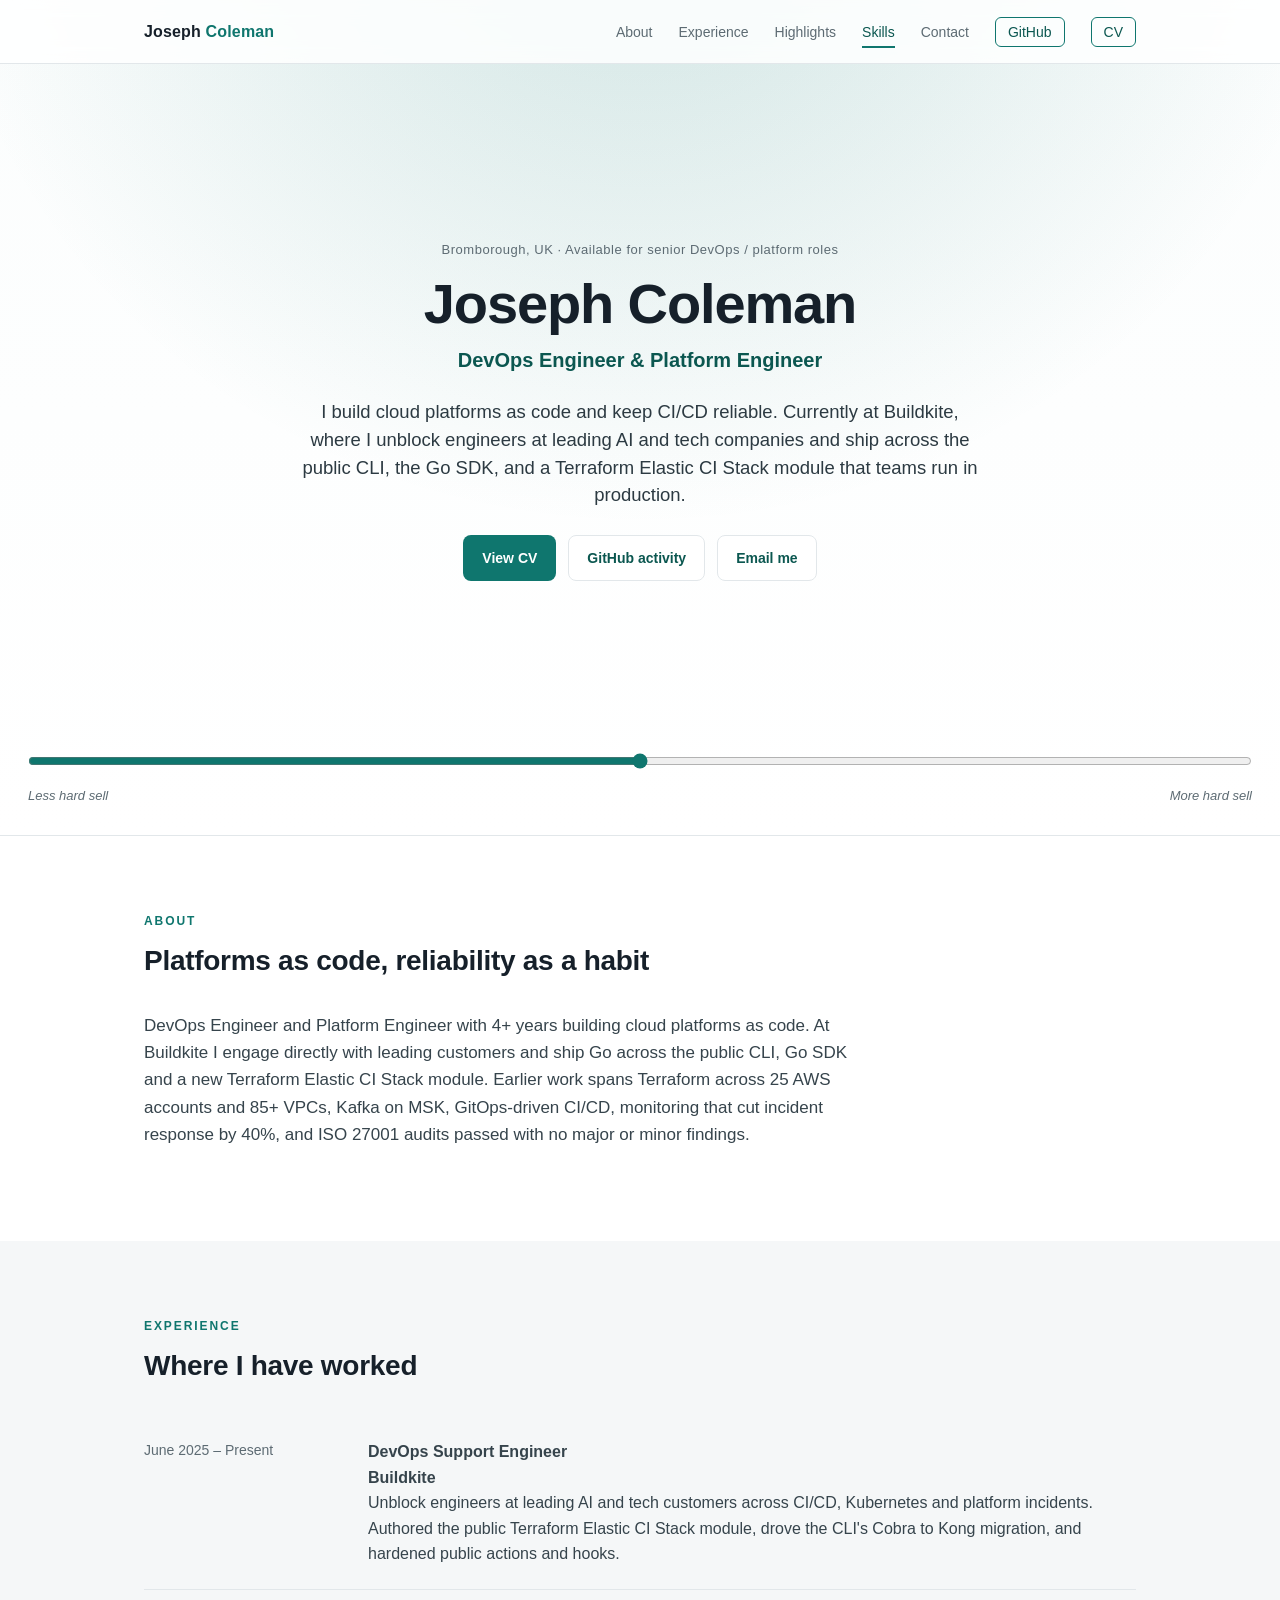
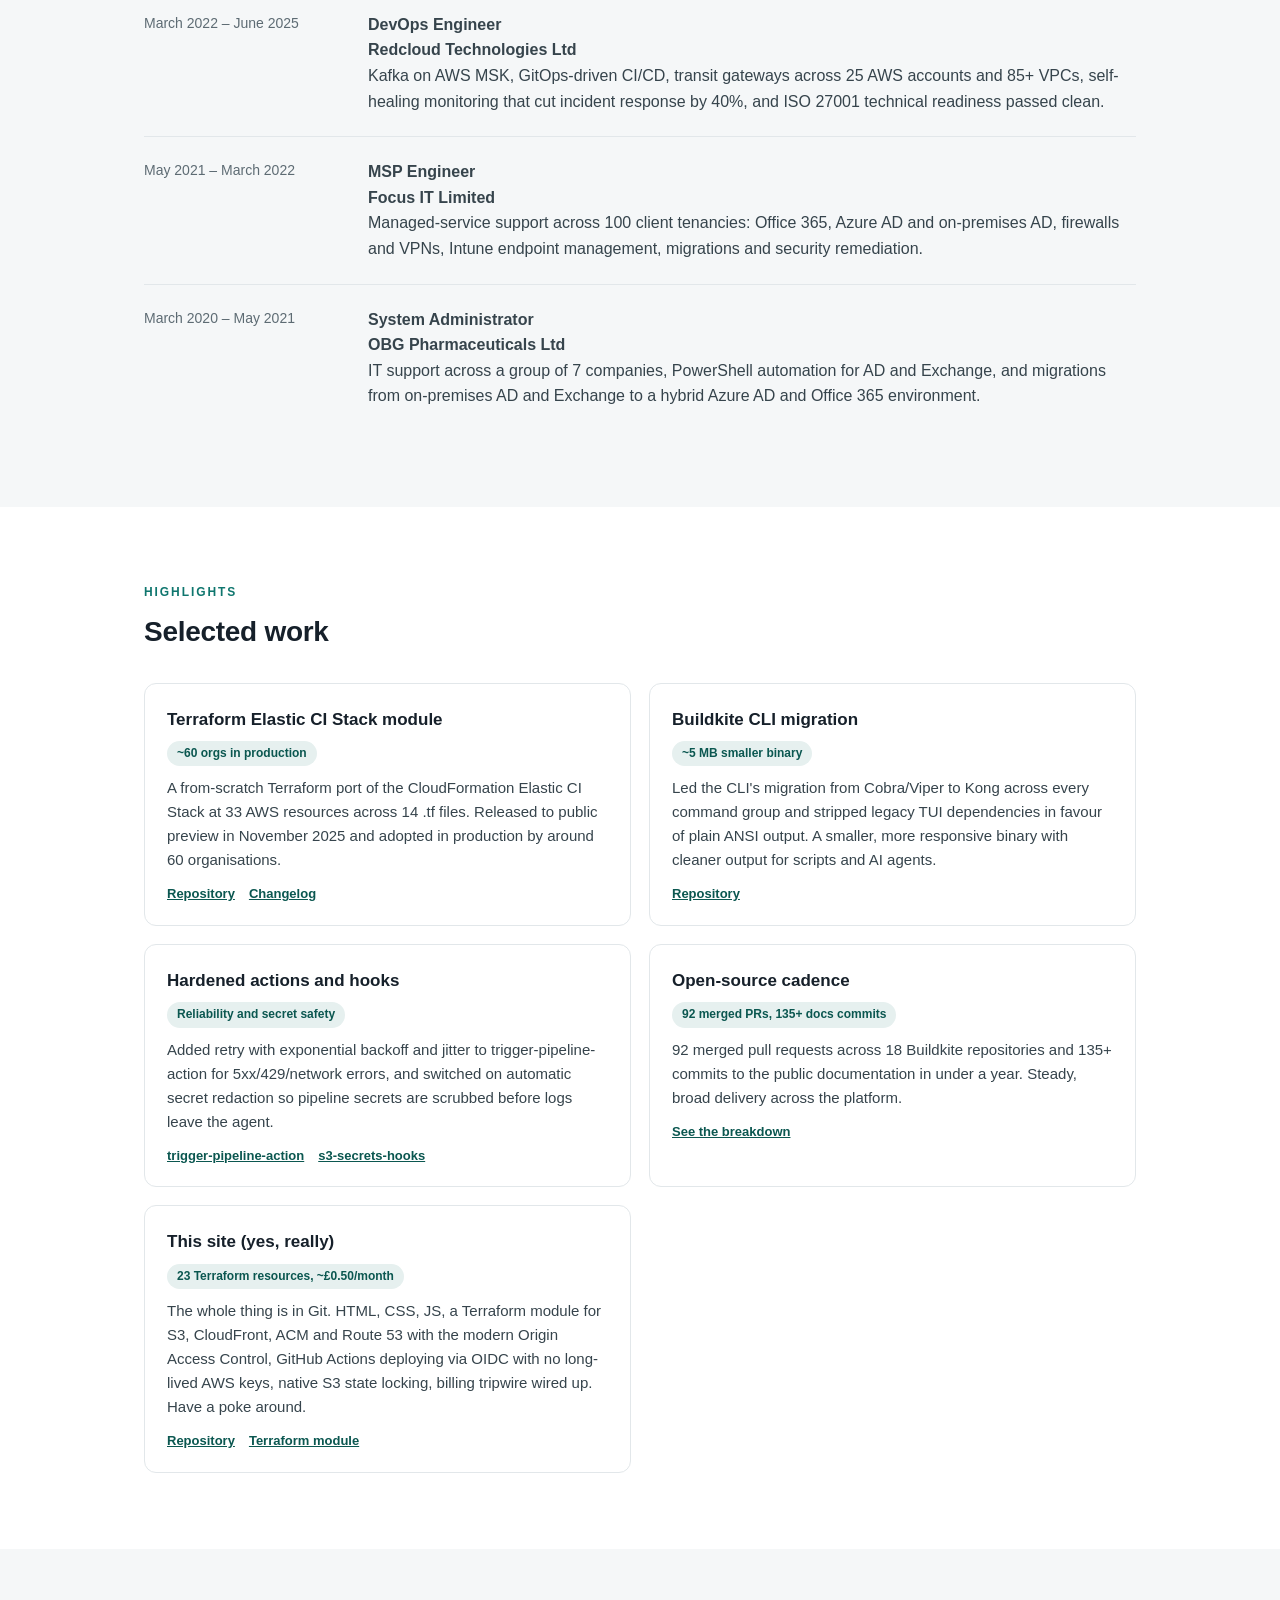
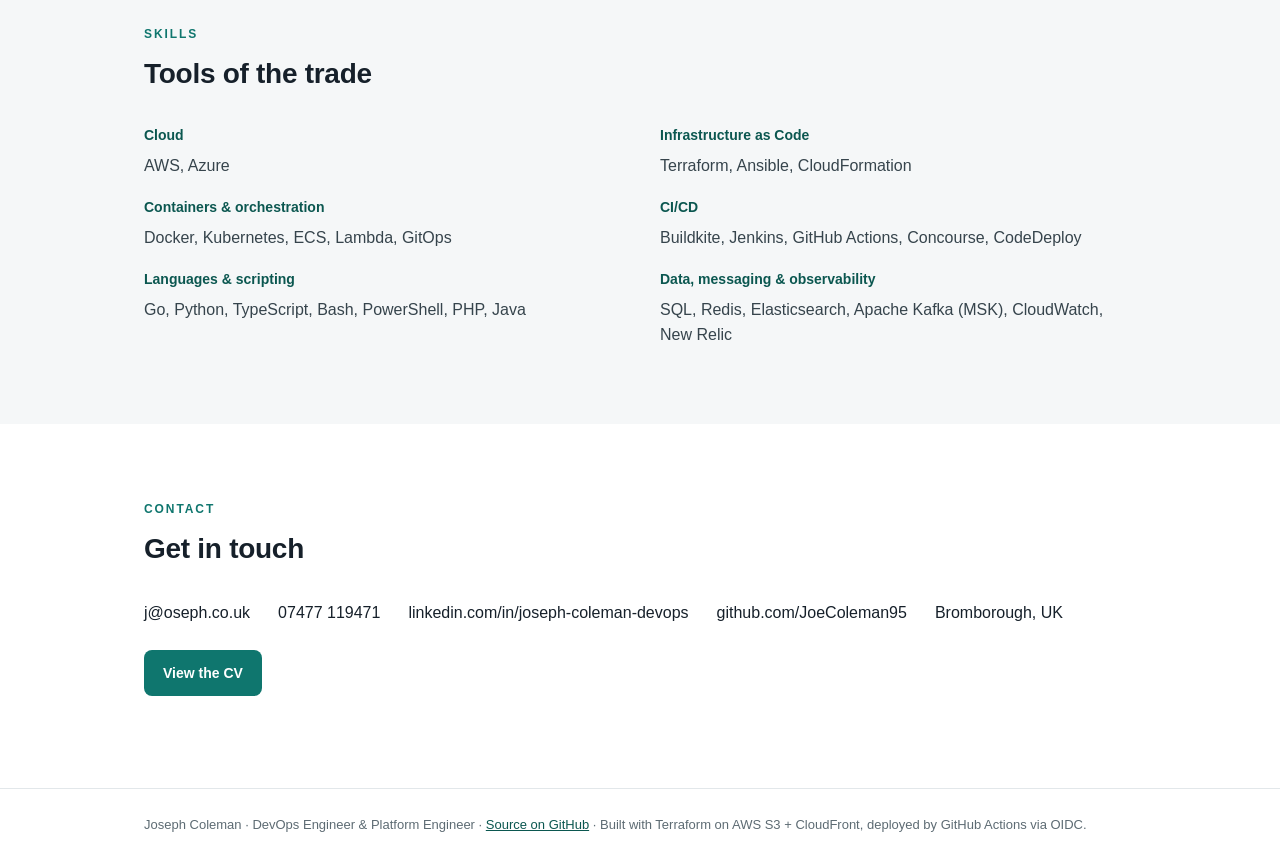
<file: src/site/index.html>
<!DOCTYPE html>
<html lang="en">
<head>
  <meta charset="utf-8">
  <meta name="viewport" content="width=device-width, initial-scale=1">
  <title>Joseph Coleman, DevOps Engineer &amp; Platform Engineer</title>
  <meta name="description" content="Joseph Coleman, DevOps Engineer and Platform Engineer. Cloud platforms as code, CI/CD, Kubernetes and Terraform.">
  <link rel="icon" type="image/x-icon" href="/favicon.ico">
  <link rel="icon" type="image/png" sizes="32x32" href="/favicon-32x32.png">
  <link rel="icon" type="image/png" sizes="16x16" href="/favicon-16x16.png">
  <link rel="apple-touch-icon" sizes="180x180" href="/apple-touch-icon.png">
  <link rel="manifest" href="/site.webmanifest">
  <link rel="stylesheet" href="site.css">
</head>
<body>
  <header class="site-nav">
    <div class="nav-inner">
      <a class="nav-brand" href="#top">Joseph <span>Coleman</span></a>
      <button class="nav-toggle" aria-label="Toggle menu"><span></span><span></span><span></span></button>
      <ul class="nav-links">
        <li><a class="nav-link" data-section="about" href="#about">About</a></li>
        <li><a class="nav-link" data-section="experience" href="#experience">Experience</a></li>
        <li><a class="nav-link" data-section="highlights" href="#highlights">Highlights</a></li>
        <li><a class="nav-link" data-section="skills" href="#skills">Skills</a></li>
        <li><a class="nav-link" data-section="contact" href="#contact">Contact</a></li>
        <li><a class="nav-link is-page" href="github.html">GitHub</a></li>
        <li><a class="nav-link is-page" href="cv.html">CV</a></li>
      </ul>
    </div>
  </header>

  <main id="top">
    <section class="hero" data-hype="0">
      <div class="hero-inner">
        <p class="eyebrow">Bromborough, UK &middot; Available for senior DevOps / platform roles</p>
        <h1>Joseph Coleman</h1>
        <p class="role">DevOps Engineer &amp; Platform Engineer</p>
        <p class="pitch" id="pitch">I build cloud platforms as code and keep CI/CD reliable. Currently at Buildkite, where I unblock engineers at leading AI and tech companies and ship across the public CLI, the Go SDK, and a Terraform Elastic CI Stack module that teams run in production.</p>
        <div class="hero-cta">
          <a class="btn btn-primary" href="cv.html">View CV</a>
          <a class="btn btn-ghost" href="github.html">GitHub activity</a>
          <a class="btn btn-ghost" href="mailto:j@oseph.co.uk">Email me</a>
        </div>
      </div>
      <div class="stage" aria-hidden="true">
        <div class="prop badge pos-tr fx-pop" data-scene="5,6,7">Solutions for leading tech firms</div>
        <div class="prop badge alt pos-tl fx-pop" data-scene="5,6">40% faster incidents</div>
        <div class="prop badge lime pos-ml fx-left" data-scene="6,7">Experience in large orgs</div>
        <div class="prop badge pos-mr fx-right" data-scene="6">ISO 27001, 0 findings</div>
        <div class="prop badge alt pos-tl fx-top" data-scene="7">5-minute RPO</div>
        <div class="prop cut pos-bl fx-left idle" data-scene="5,6"><img src="img/duck-shades.png" alt=""></div>
        <div class="prop cut-sm pos-br fx-right idle" data-scene="6"><img src="img/thumbs-up.png" alt=""></div>
        <div class="prop sign pos-bc fx-bottom" data-scene="6"><img src="img/hand-card.png" alt="Hire Joe"></div>
        <div class="prop sign pos-bl fx-bottom" data-scene="7"><img src="img/hands-sign.png" alt="Hire Joe now"></div>
        <a class="prop bubble pos-quack fx-pop" data-scene="7" href="tel:+447477119471" aria-label="Call Joseph on 07477 119471">Call me</a>
        <div class="prop cut pos-top fx-fly" data-scene="7"><img src="img/plane.png" alt=""><span class="plane-banner">07477&nbsp;119471</span></div>
        <div class="prop cut pos-br fx-right idle" data-scene="7"><img src="img/duck-skateboard.png" alt=""></div>
      </div>
      <div class="finale prop" data-scene="8">
        <img class="finale-hand" src="img/pointing-hand.png" alt="">
        <span class="finale-msg">HIRE ME</span>
        <span class="finale-phone">07477&nbsp;119471</span>
      </div>
      <div class="tone-bar" role="group" aria-label="How hard should I sell?">
        <input type="range" id="tone" min="0" max="8" step="1" value="4" aria-label="Tone">
        <div class="tone-labels">
          <span>Less hard sell</span>
          <span>More hard sell</span>
        </div>
      </div>
    </section>

    <section class="section" id="about">
      <div class="container">
        <p class="kicker">About</p>
        <h2>Platforms as code, reliability as a habit</h2>
        <p style="max-width:720px;font-size:17px;color:#36444c;">DevOps Engineer and Platform Engineer with 4+ years building cloud platforms as code. At Buildkite I engage directly with leading customers and ship Go across the public CLI, Go SDK and a new Terraform Elastic CI Stack module. Earlier work spans Terraform across 25 AWS accounts and 85+ VPCs, Kafka on MSK, GitOps-driven CI/CD, monitoring that cut incident response by 40%, and ISO 27001 audits passed with no major or minor findings.</p>
      </div>
    </section>

    <section class="section section-alt" id="experience">
      <div class="container">
        <p class="kicker">Experience</p>
        <h2>Where I have worked</h2>

        <div class="exp-item">
          <div class="exp-when">June 2025 &ndash; Present</div>
          <div>
            <p class="exp-role">DevOps Support Engineer</p>
            <p class="exp-co">Buildkite</p>
            <p>Unblock engineers at leading AI and tech customers across CI/CD, Kubernetes and platform incidents. Authored the public Terraform Elastic CI Stack module, drove the CLI's Cobra to Kong migration, and hardened public actions and hooks.</p>
          </div>
        </div>

        <div class="exp-item">
          <div class="exp-when">March 2022 &ndash; June 2025</div>
          <div>
            <p class="exp-role">DevOps Engineer</p>
            <p class="exp-co">Redcloud Technologies Ltd</p>
            <p>Kafka on AWS MSK, GitOps-driven CI/CD, transit gateways across 25 AWS accounts and 85+ VPCs, self-healing monitoring that cut incident response by 40%, and ISO 27001 technical readiness passed clean.</p>
          </div>
        </div>

        <div class="exp-item">
          <div class="exp-when">May 2021 &ndash; March 2022</div>
          <div>
            <p class="exp-role">MSP Engineer</p>
            <p class="exp-co">Focus IT Limited</p>
            <p>Managed-service support across 100 client tenancies: Office 365, Azure AD and on-premises AD, firewalls and VPNs, Intune endpoint management, migrations and security remediation.</p>
          </div>
        </div>

        <div class="exp-item">
          <div class="exp-when">March 2020 &ndash; May 2021</div>
          <div>
            <p class="exp-role">System Administrator</p>
            <p class="exp-co">OBG Pharmaceuticals Ltd</p>
            <p>IT support across a group of 7 companies, PowerShell automation for AD and Exchange, and migrations from on-premises AD and Exchange to a hybrid Azure AD and Office 365 environment.</p>
          </div>
        </div>
      </div>
    </section>

    <section class="section" id="highlights">
      <div class="container">
        <p class="kicker">Highlights</p>
        <h2>Selected work</h2>
        <div class="cards">
          <div class="card">
            <h3>Terraform Elastic CI Stack module</h3>
            <span class="stat">~60 orgs in production</span>
            <p>A from-scratch Terraform port of the CloudFormation Elastic CI Stack at 33 AWS resources across 14 .tf files. Released to public preview in November 2025 and adopted in production by around 60 organisations.</p>
            <div class="links">
              <a href="https://github.com/buildkite/terraform-buildkite-elastic-ci-stack-for-aws">Repository</a>
              <a href="https://buildkite.com/resources/changelog/315-elastic-ci-stack-for-aws-now-available-as-a-terraform-module-preview/">Changelog</a>
            </div>
          </div>
          <div class="card">
            <h3>Buildkite CLI migration</h3>
            <span class="stat">~5 MB smaller binary</span>
            <p>Led the CLI's migration from Cobra/Viper to Kong across every command group and stripped legacy TUI dependencies in favour of plain ANSI output. A smaller, more responsive binary with cleaner output for scripts and AI agents.</p>
            <div class="links"><a href="https://github.com/buildkite/cli">Repository</a></div>
          </div>
          <div class="card">
            <h3>Hardened actions and hooks</h3>
            <span class="stat">Reliability and secret safety</span>
            <p>Added retry with exponential backoff and jitter to trigger-pipeline-action for 5xx/429/network errors, and switched on automatic secret redaction so pipeline secrets are scrubbed before logs leave the agent.</p>
            <div class="links">
              <a href="https://github.com/buildkite/trigger-pipeline-action">trigger-pipeline-action</a>
              <a href="https://github.com/buildkite/elastic-ci-stack-s3-secrets-hooks">s3-secrets-hooks</a>
            </div>
          </div>
          <div class="card">
            <h3>Open-source cadence</h3>
            <span class="stat">92 merged PRs, 135+ docs commits</span>
            <p>92 merged pull requests across 18 Buildkite repositories and 135+ commits to the public documentation in under a year. Steady, broad delivery across the platform.</p>
            <div class="links"><a href="github.html">See the breakdown</a></div>
          </div>
          <div class="card">
            <h3>This site (yes, really)</h3>
            <span class="stat">23 Terraform resources, ~&pound;0.50/month</span>
            <p>The whole thing is in Git. HTML, CSS, JS, a Terraform module for S3, CloudFront, ACM and Route 53 with the modern Origin Access Control, GitHub Actions deploying via OIDC with no long-lived AWS keys, native S3 state locking, billing tripwire wired up. Have a poke around.</p>
            <div class="links">
              <a href="https://github.com/JoeColeman95/cv">Repository</a>
              <a href="https://github.com/JoeColeman95/cv/tree/main/infra">Terraform module</a>
            </div>
          </div>
        </div>
      </div>
    </section>

    <section class="section section-alt" id="skills">
      <div class="container">
        <p class="kicker">Skills</p>
        <h2>Tools of the trade</h2>
        <div class="skills-grid">
          <div class="skill-group"><h3>Cloud</h3><p>AWS, Azure</p></div>
          <div class="skill-group"><h3>Infrastructure as Code</h3><p>Terraform, Ansible, CloudFormation</p></div>
          <div class="skill-group"><h3>Containers &amp; orchestration</h3><p>Docker, Kubernetes, ECS, Lambda, GitOps</p></div>
          <div class="skill-group"><h3>CI/CD</h3><p>Buildkite, Jenkins, GitHub Actions, Concourse, CodeDeploy</p></div>
          <div class="skill-group"><h3>Languages &amp; scripting</h3><p>Go, Python, TypeScript, Bash, PowerShell, PHP, Java</p></div>
          <div class="skill-group"><h3>Data, messaging &amp; observability</h3><p>SQL, Redis, Elasticsearch, Apache Kafka (MSK), CloudWatch, New Relic</p></div>
        </div>
      </div>
    </section>

    <section class="section" id="contact">
      <div class="container">
        <p class="kicker">Contact</p>
        <h2>Get in touch</h2>
        <div class="contact-links">
          <a href="mailto:j@oseph.co.uk">j@oseph.co.uk</a>
          <a href="tel:+447477119471">07477 119471</a>
          <a href="https://www.linkedin.com/in/joseph-coleman-devops/">linkedin.com/in/joseph-coleman-devops</a>
          <a href="https://github.com/JoeColeman95">github.com/JoeColeman95</a>
          <span>Bromborough, UK</span>
        </div>
        <p style="margin-top:24px;"><a class="btn btn-primary" href="cv.html">View the CV</a></p>
      </div>
    </section>
  </main>

  <footer class="site-footer">
    <div class="container">Joseph Coleman &middot; DevOps Engineer &amp; Platform Engineer &middot; <a href="https://github.com/JoeColeman95/cv">Source on GitHub</a> &middot; Built with Terraform on AWS S3 + CloudFront, deployed by GitHub Actions via OIDC.</div>
  </footer>

  <script src="site.js"></script>
</body>
</html>
</file>
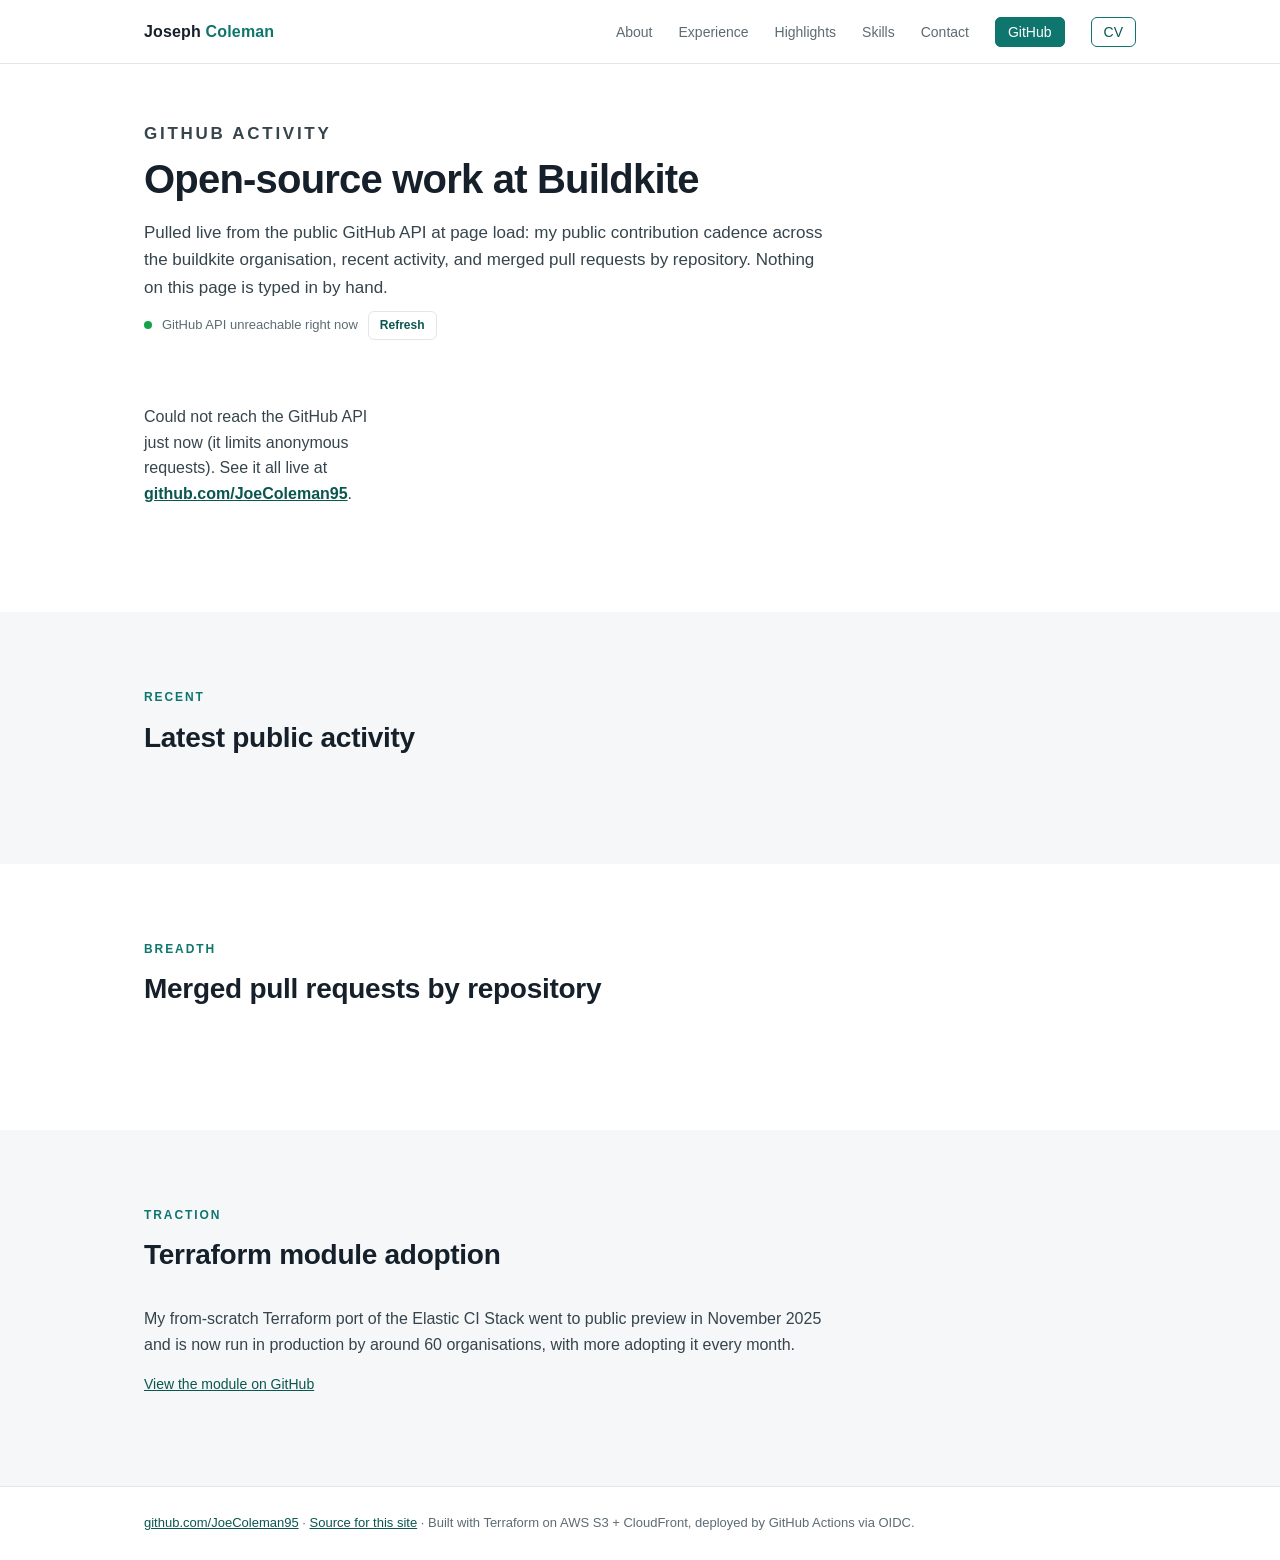
<file: src/site/github.html>
<!DOCTYPE html>
<html lang="en">
<head>
  <meta charset="utf-8">
  <meta name="viewport" content="width=device-width, initial-scale=1">
  <title>Joseph Coleman, GitHub Activity</title>
  <meta name="description" content="Joseph Coleman's public GitHub activity across Buildkite's repositories, pulled live from the GitHub API.">
  <link rel="icon" type="image/x-icon" href="/favicon.ico">
  <link rel="icon" type="image/png" sizes="32x32" href="/favicon-32x32.png">
  <link rel="icon" type="image/png" sizes="16x16" href="/favicon-16x16.png">
  <link rel="apple-touch-icon" sizes="180x180" href="/apple-touch-icon.png">
  <link rel="manifest" href="/site.webmanifest">
  <link rel="stylesheet" href="site.css">
</head>
<body>
  <header class="site-nav">
    <div class="nav-inner">
      <a class="nav-brand" href="index.html">Joseph <span>Coleman</span></a>
      <button class="nav-toggle" aria-label="Toggle menu"><span></span><span></span><span></span></button>
      <ul class="nav-links">
        <li><a class="nav-link" href="index.html#about">About</a></li>
        <li><a class="nav-link" href="index.html#experience">Experience</a></li>
        <li><a class="nav-link" href="index.html#highlights">Highlights</a></li>
        <li><a class="nav-link" href="index.html#skills">Skills</a></li>
        <li><a class="nav-link" href="index.html#contact">Contact</a></li>
        <li><a class="nav-link is-page current" href="github.html">GitHub</a></li>
        <li><a class="nav-link is-page" href="cv.html">CV</a></li>
      </ul>
    </div>
  </header>

  <section class="page-hero">
    <div class="container">
      <p class="kicker">GitHub activity</p>
      <h1>Open-source work at Buildkite</h1>
      <p>Pulled live from the public GitHub API at page load: my public contribution cadence across the buildkite organisation, recent activity, and merged pull requests by repository. Nothing on this page is typed in by hand.</p>
      <p class="gh-profile" id="gh-profile"></p>
      <div class="gh-live" id="gh-live">
        <span class="gh-live-dot" aria-hidden="true"></span>
        <span id="gh-live-text">Live from the GitHub API</span>
        <button type="button" class="gh-refresh" id="gh-refresh">Refresh</button>
      </div>
    </div>
  </section>

  <section class="section" style="padding-top: 22px;">
    <div class="container">
      <div class="stats-grid" id="gh-stats"></div>
      <p class="note" id="gh-stats-note"></p>
    </div>
  </section>

  <section class="section section-alt">
    <div class="container">
      <p class="kicker">Recent</p>
      <h2>Latest public activity</h2>
      <ul class="gh-feed" id="gh-feed"></ul>
    </div>
  </section>

  <section class="section">
    <div class="container">
      <p class="kicker">Breadth</p>
      <h2>Merged pull requests by repository</h2>
      <div class="bars" id="gh-bars"></div>
      <p class="note" id="gh-bars-note"></p>
    </div>
  </section>

  <section class="section section-alt">
    <div class="container">
      <p class="kicker">Traction</p>
      <h2>Terraform module adoption</h2>
      <p style="max-width:680px;color:#36444c;">My from-scratch Terraform port of the Elastic CI Stack went to public preview in November 2025 and is now run in production by around 60 organisations, with more adopting it every month.</p>
      <p class="note"><a href="https://github.com/buildkite/terraform-buildkite-elastic-ci-stack-for-aws">View the module on GitHub</a></p>
    </div>
  </section>

  <footer class="site-footer">
    <div class="container"><a href="https://github.com/JoeColeman95">github.com/JoeColeman95</a> &middot; <a href="https://github.com/JoeColeman95/cv">Source for this site</a> &middot; Built with Terraform on AWS S3 + CloudFront, deployed by GitHub Actions via OIDC.</div>
  </footer>

  <script src="site.js"></script>
  <script src="github.js"></script>
</body>
</html>
</file>
<file: src/site/site.css>
/* ============================================================
   Website chrome for the Joseph Coleman site.
   Distinct from the CV sheet (style.css): this is a full-width,
   multi-section site. Shared palette, no em-dashes anywhere.
   ============================================================ */

:root {
  --accent: #0f766e;
  --accent-deep: #0b5750;
  --accent-tint: #e6f0ef;
  --ink: #16202a;
  --muted: #5d6b73;
  --rule: #e2e7ea;
  --bg: #ffffff;
  --bg-alt: #f5f7f8;
  --nav-h: 64px;
}

* { box-sizing: border-box; }

html {
  scroll-behavior: smooth;
  scroll-padding-top: calc(var(--nav-h) + 12px);
}

body {
  margin: 0;
  font-family: -apple-system, "Segoe UI", "Helvetica Neue", Helvetica, Arial, sans-serif;
  color: var(--ink);
  line-height: 1.6;
  background: var(--bg);
  -webkit-font-smoothing: antialiased;
}

a { color: var(--accent-deep); }

/* ---- Sticky nav -------------------------------------------- */
.site-nav {
  position: fixed;
  top: 0; left: 0; right: 0;
  height: var(--nav-h);
  display: flex;
  align-items: center;
  background: rgba(255, 255, 255, 0.85);
  backdrop-filter: saturate(140%) blur(10px);
  -webkit-backdrop-filter: saturate(140%) blur(10px);
  border-bottom: 1px solid var(--rule);
  z-index: 100;
}
.nav-inner {
  width: 100%;
  max-width: 1040px;
  margin: 0 auto;
  padding: 0 24px;
  display: flex;
  align-items: center;
  justify-content: space-between;
}
.nav-brand {
  font-weight: 700;
  letter-spacing: 0.01em;
  color: var(--ink);
  text-decoration: none;
  font-size: 16px;
}
.nav-brand span { color: var(--accent); }
.nav-links {
  display: flex;
  align-items: center;
  gap: 26px;
  list-style: none;
  margin: 0;
  padding: 0;
}
.nav-link {
  text-decoration: none;
  color: var(--muted);
  font-size: 14px;
  font-weight: 500;
  padding: 6px 0;
  border-bottom: 2px solid transparent;
  transition: color 0.15s ease, border-color 0.15s ease;
}
.nav-link:hover { color: var(--ink); }
.nav-link.active { color: var(--accent-deep); border-bottom-color: var(--accent); }
.nav-link.is-page {
  color: var(--accent-deep);
  border: 1px solid var(--accent);
  border-radius: 6px;
  padding: 6px 12px;
}
.nav-link.is-page:hover { background: var(--accent-tint); }
.nav-toggle {
  display: none;
  background: none;
  border: 0;
  cursor: pointer;
  padding: 8px;
}
.nav-toggle span {
  display: block;
  width: 22px;
  height: 2px;
  background: var(--ink);
  margin: 4px 0;
  transition: transform 0.2s ease, opacity 0.2s ease;
}

/* ---- Layout primitives ------------------------------------- */
.section { padding: 76px 0; }
.section-alt { background: var(--bg-alt); }
.container { max-width: 1040px; margin: 0 auto; padding: 0 24px; }
.kicker {
  text-transform: uppercase;
  letter-spacing: 0.16em;
  font-size: 12px;
  font-weight: 700;
  color: var(--accent);
  margin: 0 0 8px 0;
}
.section h2 {
  font-size: 28px;
  font-weight: 700;
  margin: 0 0 28px 0;
  letter-spacing: -0.01em;
}

/* ---- Hero (a full-screen stage that escalates with the slider) ---- */
.hero {
  --level: 0.5;
  --hot: #e0492b;                 /* alarm accent for the hard-sell extreme */
  position: relative;
  z-index: 0;
  min-height: calc(100vh - var(--nav-h));
  display: flex;
  flex-direction: column;
  justify-content: center;
  align-items: center;
  text-align: center;
  padding: calc(var(--nav-h) + 40px) 24px 118px;
  border-bottom: 1px solid var(--rule);
  background:
    radial-gradient(85% 120% at 50% -15%, rgba(15, 118, 110, calc(0.04 + var(--level) * 0.30)), transparent 65%),
    linear-gradient(180deg, #fbfdfd, var(--bg));
  transition: background 0.45s ease;
  overflow: hidden;
}
.hero-inner { max-width: 760px; width: 100%; }
.hero .eyebrow { font-size: 13px; color: var(--muted); margin: 0 0 14px; letter-spacing: 0.04em; }
.hero h1 { font-size: clamp(40px, 6vw, 56px); line-height: 1.05; font-weight: 700; letter-spacing: -0.02em; margin: 0 0 10px; }
.hero .role { font-size: 20px; font-weight: 600; color: var(--accent-deep); margin: 0 0 22px; }
.hero .pitch {
  font-size: calc(17px + var(--level) * 3px);
  line-height: 1.5;
  color: #2c3a42;
  max-width: 680px;
  margin: 0 auto 26px;
  transition: color 0.4s ease, font-size 0.4s ease;
  will-change: transform, opacity;
}
.hero-cta { display: flex; flex-wrap: wrap; gap: 12px; justify-content: center; }

.btn {
  display: inline-flex; align-items: center; gap: 8px;
  font-size: 14px; font-weight: 600; text-decoration: none;
  padding: 11px 18px; border-radius: 8px; border: 1px solid transparent;
  transition: background 0.15s ease, transform 0.15s ease, border-color 0.15s ease;
}
.btn:hover { transform: translateY(-1px); }
.btn-primary { background: var(--accent); color: #fff; }
.btn-primary:hover { background: var(--accent-deep); }
.btn-ghost { background: #fff; color: var(--accent-deep); border-color: var(--rule); }
.btn-ghost:hover { border-color: var(--accent); }

/* ---- Full-width tone slider, pinned to the hero bottom ----- */
.tone-bar { position: absolute; left: 0; right: 0; bottom: 28px; padding: 0 28px; }
.tone-bar input[type="range"] { width: 100%; accent-color: var(--accent); cursor: pointer; margin: 0; }
.tone-labels { display: flex; justify-content: space-between; align-items: baseline; margin-top: 10px; font-size: 13px; }
.tone-labels > span:first-child, .tone-labels > span:last-child { font-style: italic; color: var(--muted); }

/* ---- Escalation: louder as the slider climbs --------------- */
.hero[data-hype="2"] .pitch, .hero[data-hype="3"] .pitch { color: var(--hot); font-weight: 600; }
.hero[data-hype="3"] .pitch { font-weight: 700; }
.hero[data-hype="3"] {
  background:
    radial-gradient(95% 130% at 50% -10%, rgba(224, 73, 43, 0.20), transparent 60%),
    linear-gradient(180deg, #fff7f4, var(--bg));
}

/* the pitch re-enters on each step, more travel as tone climbs */
@keyframes pitchIn {
  from { opacity: 0; transform: translateY(calc(6px + var(--level) * 16px)); }
  to   { opacity: 1; transform: translateY(0); }
}
.pitch.animate { animation: pitchIn 0.42s cubic-bezier(0.2, 0.7, 0.2, 1); }
@keyframes hypePulse { 0%, 100% { transform: scale(1); } 50% { transform: scale(1.015); } }
.hero[data-hype="3"] h1 { animation: hypePulse 1.6s ease-in-out infinite; }
@media (prefers-reduced-motion: reduce) {
  .pitch.animate, .hero[data-hype="3"] h1 { animation: none; }
}

/* ---- Experience timeline ----------------------------------- */
.exp-item {
  display: grid;
  grid-template-columns: 200px 1fr;
  gap: 24px;
  padding: 22px 0;
  border-top: 1px solid var(--rule);
}
.exp-item:first-of-type { border-top: 0; }
.exp-when { color: var(--muted); font-size: 14px; font-weight: 500; }
.exp-role { font-weight: 700; margin: 0 0 2px 0; }
.exp-co { color: var(--accent-deep); font-weight: 600; margin: 0 0 8px 0; }
.exp-item p { margin: 0; color: #36444c; }

/* ---- Highlight cards --------------------------------------- */
.cards { display: grid; grid-template-columns: repeat(2, 1fr); gap: 18px; }
.card {
  background: #fff;
  border: 1px solid var(--rule);
  border-radius: 12px;
  padding: 22px 22px 20px;
  transition: border-color 0.15s ease, box-shadow 0.15s ease, transform 0.15s ease;
}
.card:hover {
  border-color: var(--accent);
  box-shadow: 0 8px 26px rgba(20, 40, 50, 0.08);
  transform: translateY(-2px);
}
.card h3 { margin: 0 0 6px 0; font-size: 17px; }
.card .stat {
  display: inline-block;
  font-size: 12px;
  font-weight: 700;
  color: var(--accent-deep);
  background: var(--accent-tint);
  border-radius: 999px;
  padding: 3px 10px;
  margin-bottom: 10px;
}
.card p { margin: 0 0 12px 0; color: #36444c; font-size: 15px; }
.card .links { display: flex; gap: 14px; font-size: 13px; font-weight: 600; }

/* ---- Skills ------------------------------------------------ */
.skills-grid { display: grid; grid-template-columns: repeat(2, 1fr); gap: 18px 40px; }
.skill-group h3 { margin: 0 0 6px 0; font-size: 14px; color: var(--accent-deep); }
.skill-group p { margin: 0; color: #36444c; }

/* ---- Contact ----------------------------------------------- */
.contact-links { display: flex; flex-wrap: wrap; gap: 14px 28px; font-size: 16px; }
.contact-links a, .contact-links span { color: var(--ink); text-decoration: none; }
.contact-links a:hover { color: var(--accent-deep); }

/* ---- Footer ------------------------------------------------ */
.site-footer {
  border-top: 1px solid var(--rule);
  padding: 26px 0;
  color: var(--muted);
  font-size: 13px;
}

/* ---- Current-page nav link --------------------------------- */
.nav-link.is-page.current { background: var(--accent); color: #fff; border-color: var(--accent); }

/* ---- GitHub activity page ---------------------------------- */
.page-hero { padding: calc(var(--nav-h) + 56px) 0 26px; }
.page-hero h1 { font-size: 40px; font-weight: 700; letter-spacing: -0.02em; margin: 0 0 8px; }
.page-hero p { color: #36444c; font-size: 17px; max-width: 680px; margin: 0; }
.stats-grid { display: grid; grid-template-columns: repeat(4, 1fr); gap: 16px; }
.stat-card { border: 1px solid var(--rule); border-radius: 12px; padding: 20px; background: #fff; }
.stat-card .num { font-size: 32px; font-weight: 700; color: var(--accent-deep); letter-spacing: -0.02em; }
.stat-card .label { font-size: 13px; color: var(--muted); margin-top: 4px; }
.bars { display: flex; flex-direction: column; gap: 10px; max-width: 680px; }
.bar-row { display: grid; grid-template-columns: 250px 1fr 36px; align-items: center; gap: 12px; font-size: 14px; }
.bar-row .name { white-space: nowrap; overflow: hidden; text-overflow: ellipsis; }
.bar-track { background: var(--bg-alt); border-radius: 6px; height: 12px; overflow: hidden; }
.bar-fill { height: 100%; background: var(--accent); }
.bar-row .val { color: var(--muted); text-align: right; font-variant-numeric: tabular-nums; }
.note { color: var(--muted); font-size: 14px; margin-top: 14px; }

/* ---- Live GitHub feed + load/error states ------------------ */
.gh-profile { color: var(--muted); font-size: 14px; margin: 12px 0 0; }
.gh-profile a { color: var(--accent-deep); text-decoration: none; font-weight: 600; }
.gh-live { display: inline-flex; align-items: center; gap: 10px; margin-top: 10px; font-size: 13px; color: var(--muted); }
.gh-live-dot { width: 8px; height: 8px; border-radius: 50%; background: #15a34a; box-shadow: 0 0 0 0 rgba(21, 163, 74, 0.5); animation: livePulse 2s ease-out infinite; }
@keyframes livePulse { 0% { box-shadow: 0 0 0 0 rgba(21, 163, 74, 0.5); } 70% { box-shadow: 0 0 0 7px rgba(21, 163, 74, 0); } 100% { box-shadow: 0 0 0 0 rgba(21, 163, 74, 0); } }
.gh-refresh { font: inherit; font-size: 12px; font-weight: 600; color: var(--accent-deep); background: #fff; border: 1px solid var(--rule); border-radius: 6px; padding: 4px 11px; cursor: pointer; transition: border-color 0.15s ease; }
.gh-refresh:hover { border-color: var(--accent); }
.gh-refresh:disabled { opacity: 0.6; cursor: default; }
@media (prefers-reduced-motion: reduce) { .gh-live-dot { animation: none; } }
.gh-feed { list-style: none; margin: 0; padding: 0; max-width: 720px; }
.gh-feed li { display: flex; justify-content: space-between; align-items: baseline; gap: 16px; padding: 11px 0; border-top: 1px solid var(--rule); }
.gh-feed li:first-child { border-top: 0; }
.gh-feed a { color: var(--ink); text-decoration: none; }
.gh-feed a:hover { color: var(--accent-deep); }
.gh-feed .when { color: var(--muted); font-size: 13px; white-space: nowrap; font-variant-numeric: tabular-nums; }
.sk-line { color: var(--muted); font-size: 14px; }
.stat-card.sk { animation: skpulse 1.2s ease-in-out infinite; }
.stat-card.sk .num, .stat-card.sk .label { background: var(--bg-alt); border-radius: 4px; color: transparent; }
@keyframes skpulse { 0%, 100% { opacity: 1; } 50% { opacity: 0.5; } }
.gh-error { color: #36444c; font-size: 16px; }
.gh-error a { color: var(--accent-deep); font-weight: 600; }
@media (prefers-reduced-motion: reduce) { .stat-card.sk { animation: none; } }

@media (max-width: 720px) {
  .stats-grid { grid-template-columns: repeat(2, 1fr); }
  .bar-row { grid-template-columns: 140px 1fr 30px; font-size: 13px; }
  .page-hero h1 { font-size: 30px; }
}

/* ---- Responsive -------------------------------------------- */
@media (max-width: 720px) {
  .nav-toggle { display: block; }
  .nav-links {
    position: fixed;
    top: var(--nav-h); left: 0; right: 0;
    flex-direction: column;
    align-items: flex-start;
    gap: 0;
    background: #fff;
    border-bottom: 1px solid var(--rule);
    padding: 8px 24px 16px;
    transform: translateY(-130%);
    transition: transform 0.25s ease;
  }
  .nav-open .nav-links { transform: translateY(0); }
  .nav-links li { width: 100%; }
  .nav-link { display: block; width: 100%; padding: 12px 0; }
  .nav-link.is-page { padding: 10px 0; border: 0; }
  .hero h1 { font-size: 40px; }
  .exp-item { grid-template-columns: 1fr; gap: 6px; }
  .cards, .skills-grid { grid-template-columns: 1fr; }
}

/* ============================================================
   Staged-scene props: cutouts fly in as the slider climbs,
   peaking in a phone-number takeover. Own assets, own copy.
   ============================================================ */
.stage { position: absolute; inset: var(--nav-h) 0 0 0; overflow: hidden; pointer-events: none; z-index: 3; }
.hero-inner { position: relative; }
.hero-cta { position: relative; z-index: 10; }
.tone-bar { z-index: 6; }

.prop { position: absolute; opacity: 0; visibility: hidden; }
.prop img { display: block; width: 100%; height: auto; filter: drop-shadow(0 8px 18px rgba(0,0,0,0.18)); }
.prop.in { opacity: 1; visibility: visible; }

.cut    { width: clamp(120px, 15vw, 210px); }
.cut-sm { width: clamp(84px, 10vw, 140px); }

.pos-tl { top: 11%; left: 4%; }   .pos-tr { top: 9%; right: 4%; }
.pos-ml { top: 40%; left: 2%; }   .pos-mr { top: 34%; right: 3%; }
.pos-bl { bottom: 16%; left: 3%; } .pos-br { bottom: 17%; right: 4%; }
.pos-bc { bottom: 2%; left: 24%; }
.pos-top{ top: 1%; left: 36%; }
.pos-quack { bottom: 44%; right: 6%; }   /* "Call me" bubble, just above the bottom-right duck */

.prop.in.fx-left   { animation: inLeft .55s cubic-bezier(.2,.8,.2,1) both; }
.prop.in.fx-right  { animation: inRight .55s cubic-bezier(.2,.8,.2,1) both; }
.prop.in.fx-top    { animation: inTop .55s cubic-bezier(.2,.8,.2,1) both; }
.prop.in.fx-bottom { animation: inBottom .55s cubic-bezier(.2,.8,.2,1) both; }
.prop.in.fx-pop    { animation: pop .5s cubic-bezier(.2,1.5,.4,1) both; }
.prop.in.fx-fly    { animation: flyBy 7s linear infinite; }

@keyframes inLeft   { from { opacity:0; transform: translateX(-160%) rotate(-6deg); } to { opacity:1; transform: none; } }
@keyframes inRight  { from { opacity:0; transform: translateX(160%) rotate(6deg); }  to { opacity:1; transform: none; } }
@keyframes inTop    { from { opacity:0; transform: translateY(-180%); } to { opacity:1; transform: none; } }
@keyframes inBottom { from { opacity:0; transform: translateY(180%); }  to { opacity:1; transform: none; } }
@keyframes pop      { 0% { opacity:0; transform: scale(.2) rotate(-14deg); } 70% { transform: scale(1.1) rotate(4deg); } 100% { opacity:1; transform: scale(1) rotate(-3deg); } }
@keyframes flyBy    { from { transform: translateX(-130vw); } to { transform: translateX(130vw); } }
@keyframes wiggle   { 0%,100% { transform: rotate(-2deg); } 50% { transform: rotate(2deg); } }
.prop.in.idle img   { animation: wiggle 3.6s ease-in-out infinite; }

/* badges: CSS starbursts carrying the CV flexes */
.badge {
  width: clamp(116px, 11vw, 146px); aspect-ratio: 1; display: grid; place-items: center;
  text-align: center; padding: 22px; box-sizing: border-box; text-transform: uppercase;
  font-weight: 800; font-size: clamp(9px, 0.9vw, 11.5px); line-height: 1.12;
  color: #16202a; background: var(--accent);
  clip-path: polygon(50% 0,61% 12%,77% 7%,79% 24%,95% 27%,88% 42%,100% 53%,86% 62%,93% 79%,76% 78%,69% 94%,55% 84%,41% 96%,33% 80%,16% 83%,20% 66%,5% 58%,17% 45%,7% 29%,24% 28%,25% 11%,41% 16%);
}
.badge.alt  { background: var(--hot); color: #fff; }
.badge.lime { background: #e9c46a; color: #16202a; }

/* speech bubble */
.bubble {
  background: #fff; color: #16202a; font-weight: 800; font-size: clamp(15px,1.5vw,21px);
  padding: 14px 20px; border-radius: 24px; line-height: 1.05; text-align: center;
  box-shadow: 0 6px 24px rgba(0,0,0,.14);
  pointer-events: auto; cursor: pointer; text-decoration: none;
}
.bubble::after { content: ""; position: absolute; left: 50%; transform: translateX(-50%); bottom: -12px; border: 12px solid transparent; border-top-color: #fff; }

/* hand-held signs (the text is baked into the cutout images) */
.sign { width: clamp(128px, 13vw, 188px); }

/* plane banner (code, so the number is crisp) */
.plane-banner {
  position: absolute; right: 100%; top: 30%; white-space: nowrap; margin-right: 4px;
  background: #fff; color: #16202a; font-weight: 800;
  font-size: clamp(15px,1.8vw,28px); padding: 5px 12px; border-radius: 3px;
}

@media (prefers-reduced-motion: reduce) {
  .prop.in [class] , .prop.in.idle img { animation: none !important; }
}

/* finale: the final step consumes the hero (above the slider) and flashes */
.finale {
  position: absolute; left: 0; right: 0; top: var(--nav-h); bottom: 86px; z-index: 50;
  display: grid; place-items: center; align-content: center; gap: 4px;
  text-align: center; background: var(--hot); pointer-events: none;
}
.finale-msg   { font-weight: 800; color: #fff; line-height: .95; letter-spacing: -.01em; font-size: clamp(54px, 13vw, 168px); }
.finale-phone { font-weight: 800; color: #16202a; font-size: clamp(26px, 5.5vw, 64px); }
/* Gentle pulse, NOT a strobe: a low-contrast colour throb plus a tiny text */
/* scale. Smooth, ~0.6 Hz, well under the 3-flashes-per-second seizure        */
/* threshold, and no high-contrast or saturated-red flashing. Off entirely    */
/* for anyone with prefers-reduced-motion.                                     */
.finale.in             { animation: finalePulse 1.8s ease-in-out infinite; }
.finale.in .finale-msg { animation: finaleText 1.8s ease-in-out infinite; }
@keyframes finalePulse { 0%, 100% { background: var(--hot); } 50% { background: #cf3f23; } }
@keyframes finaleText  { 0%, 100% { transform: scale(1); } 50% { transform: scale(1.025); } }
@media (prefers-reduced-motion: reduce) { .finale.in, .finale.in .finale-msg { animation: none; } }

/* The flying props need desktop-width room around the 760px text column; below
   that they overlap the hero text. Hide the whole prop stage on narrow screens.
   The slider still rewrites the pitch and the finale (scene 8) still plays, so
   the hard-sell interaction stays intact, just without the clutter. */
@media (max-width: 1200px) {
  .hero .stage { display: none; }
}

/* pointing hand in the finale: a slow, gentle point toward the message */
.finale .finale-hand {
  position: absolute; top: 5%; right: 13%;
  width: clamp(100px, 13vw, 188px); height: auto;
  filter: drop-shadow(0 6px 16px rgba(0,0,0,.22));
  animation: point 2.4s ease-in-out infinite;
}
@keyframes point { 0%, 100% { transform: translate(0, 0); } 50% { transform: translate(-7px, 12px); } }
@media (prefers-reduced-motion: reduce) { .finale-hand { animation: none; } }
</file>
